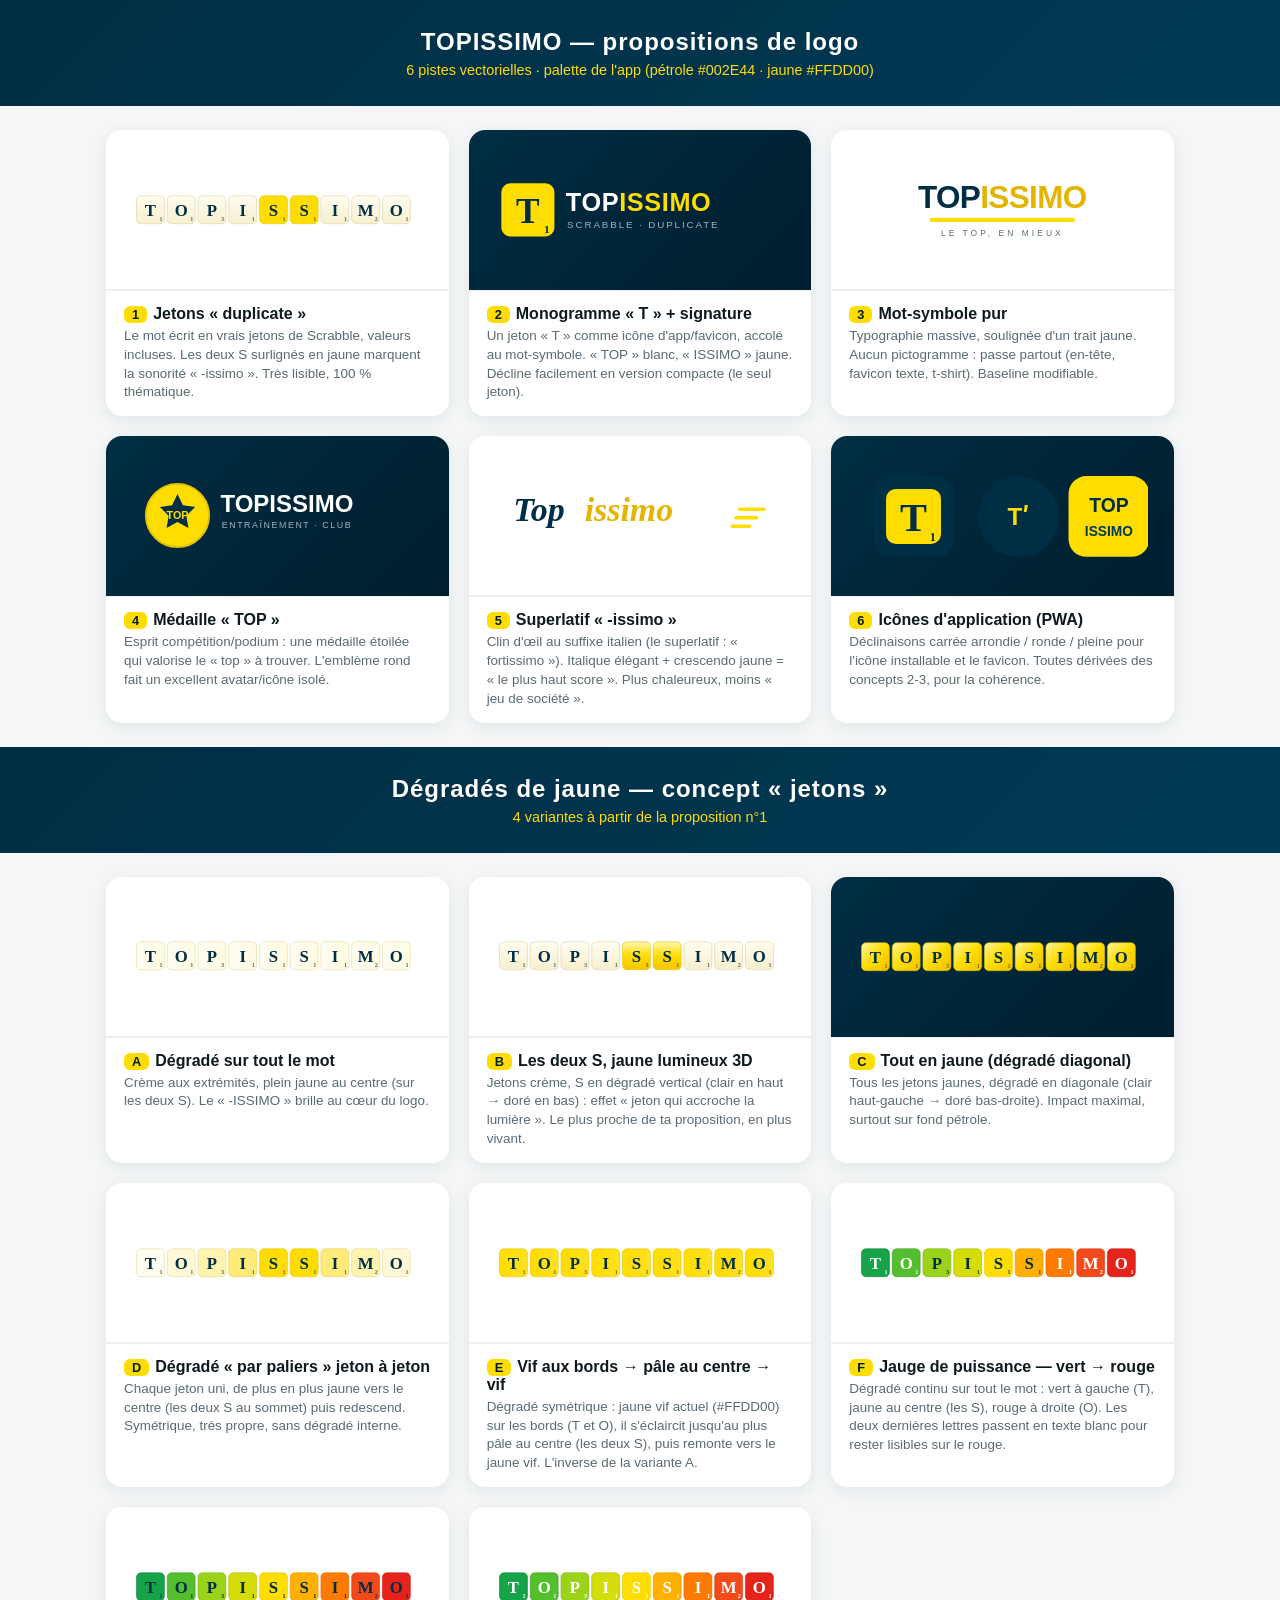
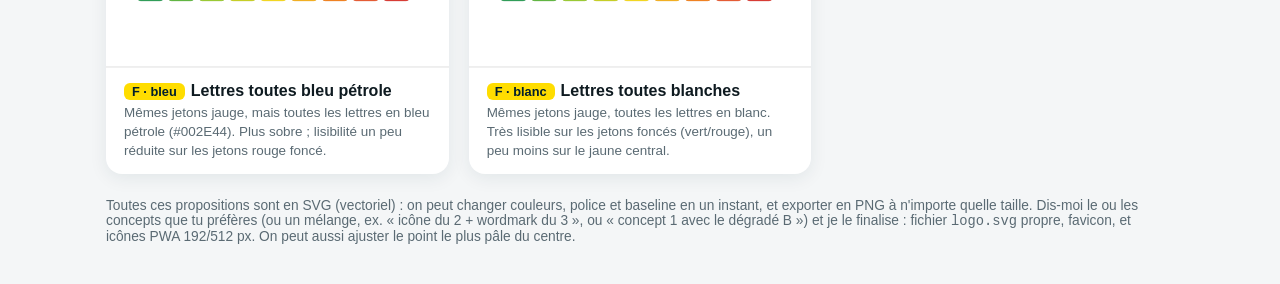
<file: topissimo/logo-propositions.html>
<!doctype html>
<html lang="fr">
<head>
<meta charset="utf-8">
<meta name="viewport" content="width=device-width,initial-scale=1">
<title>TOPISSIMO — propositions de logo</title>
<style>
  :root{
    --petrol:#002E44; --petrol-2:#003a55; --petrol-dark:#001E2D;
    --yellow:#FFDD00; --yellow-2:#ffe640; --ink:#0e1a20; --ink-soft:#5a6a73;
  }
  *{box-sizing:border-box}
  body{margin:0;font-family:-apple-system,BlinkMacSystemFont,"Segoe UI",Roboto,sans-serif;
       color:var(--ink);background:#f4f6f7}
  header{background:linear-gradient(135deg,var(--petrol),var(--petrol-2));color:#fff;
         padding:28px 20px;text-align:center}
  header h1{margin:0;font-size:1.5rem;letter-spacing:.04em}
  header p{margin:6px 0 0;color:var(--yellow);font-size:.9rem}
  .grid{max-width:1100px;margin:24px auto;padding:0 16px;
        display:grid;grid-template-columns:repeat(auto-fill,minmax(330px,1fr));gap:20px}
  .card{background:#fff;border-radius:16px;box-shadow:0 4px 18px rgba(0,46,68,.08);
        overflow:hidden;display:flex;flex-direction:column}
  .stage{padding:26px;display:flex;align-items:center;justify-content:center;min-height:160px}
  .stage.dark{background:linear-gradient(135deg,var(--petrol),var(--petrol-dark))}
  .stage.light{background:#fff;border-bottom:1px solid #eee}
  .meta{padding:14px 18px;border-top:1px solid #f0f0f0}
  .meta h3{margin:0 0 4px;font-size:1rem}
  .meta p{margin:0;color:var(--ink-soft);font-size:.84rem;line-height:1.4}
  .num{display:inline-block;background:var(--yellow);color:var(--petrol-dark);
       font-weight:800;border-radius:6px;padding:1px 8px;margin-right:6px;font-size:.8rem}
  .pair{display:flex;flex-direction:column}
  .note{max-width:1100px;margin:0 auto 40px;padding:0 16px;color:var(--ink-soft);font-size:.86rem}
  svg{max-width:100%;height:auto}
</style>
</head>
<body>
<header>
  <h1>TOPISSIMO — propositions de logo</h1>
  <p>6 pistes vectorielles · palette de l'app (pétrole #002E44 · jaune #FFDD00)</p>
</header>

<div class="grid">

  <!-- 1. Jetons Scrabble -->
  <div class="card"><div class="pair">
    <div class="stage light">
      <svg viewBox="0 0 520 110" width="480" role="img" aria-label="TOPISSIMO en jetons">
        <defs>
          <linearGradient id="tile" x1="0" y1="0" x2="0" y2="1">
            <stop offset="0" stop-color="#fffdf0"/><stop offset="1" stop-color="#f6efcf"/>
          </linearGradient>
        </defs>
        <g font-family="Georgia,'Times New Roman',serif" font-weight="700">
          <!-- 9 jetons : T O P I S S I M O -->
          <g>
            <!-- génère via copie : chaque jeton 50x50, gap 5 -->
          </g>
          <!-- jeton template -->
          <g transform="translate(8,30)">
            <rect width="50" height="50" rx="8" fill="url(#tile)" stroke="#d8cf9a"/>
            <text x="25" y="36" text-anchor="middle" font-size="30" fill="#002E44">T</text>
            <text x="44" y="46" text-anchor="middle" font-size="11" fill="#5a6a73">1</text>
          </g>
          <g transform="translate(63,30)">
            <rect width="50" height="50" rx="8" fill="url(#tile)" stroke="#d8cf9a"/>
            <text x="25" y="36" text-anchor="middle" font-size="30" fill="#002E44">O</text>
            <text x="44" y="46" text-anchor="middle" font-size="11" fill="#5a6a73">1</text>
          </g>
          <g transform="translate(118,30)">
            <rect width="50" height="50" rx="8" fill="url(#tile)" stroke="#d8cf9a"/>
            <text x="25" y="36" text-anchor="middle" font-size="30" fill="#002E44">P</text>
            <text x="44" y="46" text-anchor="middle" font-size="11" fill="#5a6a73">3</text>
          </g>
          <g transform="translate(173,30)">
            <rect width="50" height="50" rx="8" fill="url(#tile)" stroke="#d8cf9a"/>
            <text x="25" y="36" text-anchor="middle" font-size="30" fill="#002E44">I</text>
            <text x="44" y="46" text-anchor="middle" font-size="11" fill="#5a6a73">1</text>
          </g>
          <g transform="translate(228,30)">
            <rect width="50" height="50" rx="8" fill="#FFDD00" stroke="#e3c200"/>
            <text x="25" y="36" text-anchor="middle" font-size="30" fill="#002E44">S</text>
            <text x="44" y="46" text-anchor="middle" font-size="11" fill="#7a6a00">1</text>
          </g>
          <g transform="translate(283,30)">
            <rect width="50" height="50" rx="8" fill="#FFDD00" stroke="#e3c200"/>
            <text x="25" y="36" text-anchor="middle" font-size="30" fill="#002E44">S</text>
            <text x="44" y="46" text-anchor="middle" font-size="11" fill="#7a6a00">1</text>
          </g>
          <g transform="translate(338,30)">
            <rect width="50" height="50" rx="8" fill="url(#tile)" stroke="#d8cf9a"/>
            <text x="25" y="36" text-anchor="middle" font-size="30" fill="#002E44">I</text>
            <text x="44" y="46" text-anchor="middle" font-size="11" fill="#5a6a73">1</text>
          </g>
          <g transform="translate(393,30)">
            <rect width="50" height="50" rx="8" fill="url(#tile)" stroke="#d8cf9a"/>
            <text x="25" y="36" text-anchor="middle" font-size="30" fill="#002E44">M</text>
            <text x="44" y="46" text-anchor="middle" font-size="11" fill="#5a6a73">2</text>
          </g>
          <g transform="translate(448,30)">
            <rect width="50" height="50" rx="8" fill="url(#tile)" stroke="#d8cf9a"/>
            <text x="25" y="36" text-anchor="middle" font-size="30" fill="#002E44">O</text>
            <text x="44" y="46" text-anchor="middle" font-size="11" fill="#5a6a73">1</text>
          </g>
        </g>
      </svg>
    </div>
    <div class="meta"><h3><span class="num">1</span>Jetons « duplicate »</h3>
      <p>Le mot écrit en vrais jetons de Scrabble, valeurs incluses. Les deux S surlignés en jaune marquent la sonorité « -issimo ». Très lisible, 100 % thématique.</p></div>
  </div></div>

  <!-- 2. Monogramme jeton T + wordmark -->
  <div class="card"><div class="pair">
    <div class="stage dark">
      <svg viewBox="0 0 460 120" width="430" role="img" aria-label="Jeton T + Topissimo">
        <g transform="translate(10,18)">
          <rect width="84" height="84" rx="14" fill="#FFDD00"/>
          <text x="42" y="62" text-anchor="middle" font-family="Georgia,serif" font-weight="800"
                font-size="56" fill="#002E44">T</text>
          <text x="72" y="78" text-anchor="middle" font-size="18" font-family="Georgia,serif"
                font-weight="700" fill="#002E44">1</text>
        </g>
        <text x="112" y="62" font-family="'Segoe UI',Helvetica,Arial,sans-serif" font-weight="800"
              font-size="40" letter-spacing="1" fill="#fff">TOP<tspan fill="#FFDD00">ISSIMO</tspan></text>
        <text x="114" y="88" font-family="'Segoe UI',sans-serif" font-size="15.5"
              letter-spacing="3" fill="#9fb4c0">SCRABBLE · DUPLICATE</text>
      </svg>
    </div>
    <div class="meta"><h3><span class="num">2</span>Monogramme « T » + signature</h3>
      <p>Un jeton « T » comme icône d'app/favicon, accolé au mot-symbole. « TOP » blanc, « ISSIMO » jaune. Décline facilement en version compacte (le seul jeton).</p></div>
  </div></div>

  <!-- 3. Wordmark typographique -->
  <div class="card"><div class="pair">
    <div class="stage light">
      <svg viewBox="0 0 480 120" width="440" role="img" aria-label="Wordmark Topissimo">
        <text x="240" y="58" text-anchor="middle" font-family="'Arial Black','Segoe UI',sans-serif"
              font-weight="900" font-size="52" letter-spacing="-1" fill="#002E44">TOP<tspan fill="#e3b400">ISSIMO</tspan></text>
        <rect x="120" y="74" width="240" height="7" rx="3.5" fill="#FFDD00"/>
        <text x="240" y="104" text-anchor="middle" font-family="'Segoe UI',sans-serif"
              font-size="14" letter-spacing="5" fill="#5a6a73">LE TOP, EN MIEUX</text>
      </svg>
    </div>
    <div class="meta"><h3><span class="num">3</span>Mot-symbole pur</h3>
      <p>Typographie massive, soulignée d'un trait jaune. Aucun pictogramme : passe partout (en-tête, favicon texte, t-shirt). Baseline modifiable.</p></div>
  </div></div>

  <!-- 4. Badge médaille / étoile TOP -->
  <div class="card"><div class="pair">
    <div class="stage dark">
      <svg viewBox="0 0 460 130" width="420" role="img" aria-label="Badge Topissimo">
        <g transform="translate(20,12)">
          <circle cx="52" cy="52" r="50" fill="#FFDD00"/>
          <circle cx="52" cy="52" r="50" fill="none" stroke="#e3c200" stroke-width="3"/>
          <!-- étoile -->
          <path d="M52 18 l8.5 17.7 19.5 2.8 -14 13.8 3.3 19.4 -17.3 -9.2 -17.3 9.2 3.3 -19.4 -14 -13.8 19.5 -2.8z"
                fill="#002E44"/>
          <text x="52" y="58" text-anchor="middle" font-family="'Arial Black',sans-serif"
                font-weight="900" font-size="17" fill="#FFDD00">TOP</text>
        </g>
        <text x="140" y="58" font-family="'Segoe UI',sans-serif" font-weight="800"
              font-size="38" fill="#fff">TOPISSIMO</text>
        <text x="142" y="84" font-family="'Segoe UI',sans-serif" font-size="14"
              letter-spacing="2.5" fill="#9fb4c0">ENTRAÎNEMENT · CLUB</text>
      </svg>
    </div>
    <div class="meta"><h3><span class="num">4</span>Médaille « TOP »</h3>
      <p>Esprit compétition/podium : une médaille étoilée qui valorise le « top » à trouver. L'emblème rond fait un excellent avatar/icône isolé.</p></div>
  </div></div>

  <!-- 5. Italianisant / superlatif dynamique -->
  <div class="card"><div class="pair">
    <div class="stage light">
      <svg viewBox="0 0 480 120" width="440" role="img" aria-label="Topissimo italique">
        <g font-family="Georgia,serif" font-style="italic" font-weight="800">
          <text x="30" y="70" font-size="56" fill="#002E44">Top</text>
          <text x="148" y="70" font-size="56" fill="#e3b400">issimo</text>
        </g>
        <!-- accent dynamique : trois traits montants comme un crescendo -->
        <g fill="none" stroke="#FFDD00" stroke-width="6" stroke-linecap="round">
          <path d="M392 78 L420 78"/><path d="M398 64 L432 64"/><path d="M404 50 L444 50"/>
        </g>
      </svg>
    </div>
    <div class="meta"><h3><span class="num">5</span>Superlatif « -issimo »</h3>
      <p>Clin d'œil au suffixe italien (le superlatif : « fortissimo »). Italique élégant + crescendo jaune = « le plus haut score ». Plus chaleureux, moins « jeu de société ».</p></div>
  </div></div>

  <!-- 6. App icon compacte -->
  <div class="card"><div class="pair">
    <div class="stage dark">
      <svg viewBox="0 0 360 130" width="340" role="img" aria-label="Icônes app">
        <!-- icône carrée arrondie -->
        <g transform="translate(20,15)">
          <rect width="100" height="100" rx="22" fill="#002E44"/>
          <rect x="16" y="16" width="68" height="68" rx="12" fill="#FFDD00"/>
          <text x="50" y="68" text-anchor="middle" font-family="Georgia,serif" font-weight="800"
                font-size="50" fill="#002E44">T</text>
          <text x="74" y="80" text-anchor="middle" font-family="Georgia,serif" font-weight="700"
                font-size="15" fill="#002E44">1</text>
        </g>
        <!-- variante ronde -->
        <g transform="translate(150,15)">
          <circle cx="50" cy="50" r="50" fill="#002E44"/>
          <text x="50" y="60" text-anchor="middle" font-family="'Arial Black',sans-serif"
                font-weight="900" font-size="30" fill="#FFDD00">Tʹ</text>
        </g>
        <!-- variante texte mini -->
        <g transform="translate(262,15)">
          <rect width="100" height="100" rx="22" fill="#FFDD00"/>
          <text x="50" y="44" text-anchor="middle" font-family="'Arial Black',sans-serif"
                font-weight="900" font-size="24" fill="#002E44">TOP</text>
          <text x="50" y="74" text-anchor="middle" font-family="'Arial Black',sans-serif"
                font-weight="900" font-size="17" fill="#003a55">ISSIMO</text>
        </g>
      </svg>
    </div>
    <div class="meta"><h3><span class="num">6</span>Icônes d'application (PWA)</h3>
      <p>Déclinaisons carrée arrondie / ronde / pleine pour l'icône installable et le favicon. Toutes dérivées des concepts 2-3, pour la cohérence.</p></div>
  </div></div>

</div>

<header style="margin-top:8px"><h1>Dégradés de jaune — concept « jetons »</h1>
  <p>4 variantes à partir de la proposition n°1</p></header>

<div class="grid">

  <!-- A : dégradé horizontal sur tout le mot -->
  <div class="card"><div class="pair">
    <div class="stage light">
      <svg viewBox="0 0 520 110" width="480" aria-label="Dégradé horizontal">
        <defs><linearGradient id="gradA" gradientUnits="userSpaceOnUse" x1="8" y1="0" x2="498" y2="0">
          <stop offset="0" stop-color="#fffdf0"/><stop offset="0.45" stop-color="#fff3a8"/>
          <stop offset="0.62" stop-color="#FFDD00"/><stop offset="0.8" stop-color="#fff3a8"/>
          <stop offset="1" stop-color="#fffdf0"/></linearGradient></defs>
        <g font-family="Georgia,'Times New Roman',serif" font-weight="700">
          <g transform="translate(8,30)"><rect width="50" height="50" rx="8" fill="url(#gradA)" stroke="#e3d79a"/><text x="25" y="36" text-anchor="middle" font-size="30" fill="#002E44">T</text><text x="44" y="46" text-anchor="middle" font-size="11" fill="#6b6340">1</text></g>
          <g transform="translate(63,30)"><rect width="50" height="50" rx="8" fill="url(#gradA)" stroke="#e3d79a"/><text x="25" y="36" text-anchor="middle" font-size="30" fill="#002E44">O</text><text x="44" y="46" text-anchor="middle" font-size="11" fill="#6b6340">1</text></g>
          <g transform="translate(118,30)"><rect width="50" height="50" rx="8" fill="url(#gradA)" stroke="#e3d79a"/><text x="25" y="36" text-anchor="middle" font-size="30" fill="#002E44">P</text><text x="44" y="46" text-anchor="middle" font-size="11" fill="#6b6340">3</text></g>
          <g transform="translate(173,30)"><rect width="50" height="50" rx="8" fill="url(#gradA)" stroke="#e3d79a"/><text x="25" y="36" text-anchor="middle" font-size="30" fill="#002E44">I</text><text x="44" y="46" text-anchor="middle" font-size="11" fill="#6b6340">1</text></g>
          <g transform="translate(228,30)"><rect width="50" height="50" rx="8" fill="url(#gradA)" stroke="#e3d79a"/><text x="25" y="36" text-anchor="middle" font-size="30" fill="#002E44">S</text><text x="44" y="46" text-anchor="middle" font-size="11" fill="#6b6340">1</text></g>
          <g transform="translate(283,30)"><rect width="50" height="50" rx="8" fill="url(#gradA)" stroke="#e3d79a"/><text x="25" y="36" text-anchor="middle" font-size="30" fill="#002E44">S</text><text x="44" y="46" text-anchor="middle" font-size="11" fill="#6b6340">1</text></g>
          <g transform="translate(338,30)"><rect width="50" height="50" rx="8" fill="url(#gradA)" stroke="#e3d79a"/><text x="25" y="36" text-anchor="middle" font-size="30" fill="#002E44">I</text><text x="44" y="46" text-anchor="middle" font-size="11" fill="#6b6340">1</text></g>
          <g transform="translate(393,30)"><rect width="50" height="50" rx="8" fill="url(#gradA)" stroke="#e3d79a"/><text x="25" y="36" text-anchor="middle" font-size="30" fill="#002E44">M</text><text x="44" y="46" text-anchor="middle" font-size="11" fill="#6b6340">2</text></g>
          <g transform="translate(448,30)"><rect width="50" height="50" rx="8" fill="url(#gradA)" stroke="#e3d79a"/><text x="25" y="36" text-anchor="middle" font-size="30" fill="#002E44">O</text><text x="44" y="46" text-anchor="middle" font-size="11" fill="#6b6340">1</text></g>
        </g>
      </svg>
    </div>
    <div class="meta"><h3><span class="num">A</span>Dégradé sur tout le mot</h3>
      <p>Crème aux extrémités, plein jaune au centre (sur les deux S). Le « -ISSIMO » brille au cœur du logo.</p></div>
  </div></div>

  <!-- B : les 2 S en dégradé vertical lumineux -->
  <div class="card"><div class="pair">
    <div class="stage light">
      <svg viewBox="0 0 520 110" width="480" aria-label="S en dégradé vertical">
        <defs>
          <linearGradient id="tileB" x1="0" y1="0" x2="0" y2="1"><stop offset="0" stop-color="#fffdf0"/><stop offset="1" stop-color="#f6efcf"/></linearGradient>
          <linearGradient id="gradB" x1="0" y1="0" x2="0" y2="1"><stop offset="0" stop-color="#fff7b0"/><stop offset="0.5" stop-color="#FFDD00"/><stop offset="1" stop-color="#f6c400"/></linearGradient>
        </defs>
        <g font-family="Georgia,'Times New Roman',serif" font-weight="700">
          <g transform="translate(8,30)"><rect width="50" height="50" rx="8" fill="url(#tileB)" stroke="#d8cf9a"/><text x="25" y="36" text-anchor="middle" font-size="30" fill="#002E44">T</text><text x="44" y="46" text-anchor="middle" font-size="11" fill="#5a6a73">1</text></g>
          <g transform="translate(63,30)"><rect width="50" height="50" rx="8" fill="url(#tileB)" stroke="#d8cf9a"/><text x="25" y="36" text-anchor="middle" font-size="30" fill="#002E44">O</text><text x="44" y="46" text-anchor="middle" font-size="11" fill="#5a6a73">1</text></g>
          <g transform="translate(118,30)"><rect width="50" height="50" rx="8" fill="url(#tileB)" stroke="#d8cf9a"/><text x="25" y="36" text-anchor="middle" font-size="30" fill="#002E44">P</text><text x="44" y="46" text-anchor="middle" font-size="11" fill="#5a6a73">3</text></g>
          <g transform="translate(173,30)"><rect width="50" height="50" rx="8" fill="url(#tileB)" stroke="#d8cf9a"/><text x="25" y="36" text-anchor="middle" font-size="30" fill="#002E44">I</text><text x="44" y="46" text-anchor="middle" font-size="11" fill="#5a6a73">1</text></g>
          <g transform="translate(228,30)"><rect width="50" height="50" rx="8" fill="url(#gradB)" stroke="#e3c200"/><text x="25" y="36" text-anchor="middle" font-size="30" fill="#002E44">S</text><text x="44" y="46" text-anchor="middle" font-size="11" fill="#7a6a00">1</text></g>
          <g transform="translate(283,30)"><rect width="50" height="50" rx="8" fill="url(#gradB)" stroke="#e3c200"/><text x="25" y="36" text-anchor="middle" font-size="30" fill="#002E44">S</text><text x="44" y="46" text-anchor="middle" font-size="11" fill="#7a6a00">1</text></g>
          <g transform="translate(338,30)"><rect width="50" height="50" rx="8" fill="url(#tileB)" stroke="#d8cf9a"/><text x="25" y="36" text-anchor="middle" font-size="30" fill="#002E44">I</text><text x="44" y="46" text-anchor="middle" font-size="11" fill="#5a6a73">1</text></g>
          <g transform="translate(393,30)"><rect width="50" height="50" rx="8" fill="url(#tileB)" stroke="#d8cf9a"/><text x="25" y="36" text-anchor="middle" font-size="30" fill="#002E44">M</text><text x="44" y="46" text-anchor="middle" font-size="11" fill="#5a6a73">2</text></g>
          <g transform="translate(448,30)"><rect width="50" height="50" rx="8" fill="url(#tileB)" stroke="#d8cf9a"/><text x="25" y="36" text-anchor="middle" font-size="30" fill="#002E44">O</text><text x="44" y="46" text-anchor="middle" font-size="11" fill="#5a6a73">1</text></g>
        </g>
      </svg>
    </div>
    <div class="meta"><h3><span class="num">B</span>Les deux S, jaune lumineux 3D</h3>
      <p>Jetons crème, S en dégradé vertical (clair en haut → doré en bas) : effet « jeton qui accroche la lumière ». Le plus proche de ta proposition, en plus vivant.</p></div>
  </div></div>

  <!-- C : tous les jetons jaunes, dégradé diagonal -->
  <div class="card"><div class="pair">
    <div class="stage dark">
      <svg viewBox="0 0 520 110" width="480" aria-label="Tout jaune dégradé diagonal">
        <defs><linearGradient id="gradC" x1="0" y1="0" x2="1" y2="1">
          <stop offset="0" stop-color="#fff3a0"/><stop offset="0.5" stop-color="#FFDD00"/><stop offset="1" stop-color="#f0c000"/></linearGradient></defs>
        <g font-family="Georgia,'Times New Roman',serif" font-weight="700">
          <g transform="translate(8,30)"><rect width="50" height="50" rx="8" fill="url(#gradC)" stroke="#e3c200"/><text x="25" y="36" text-anchor="middle" font-size="30" fill="#002E44">T</text><text x="44" y="46" text-anchor="middle" font-size="11" fill="#7a6a00">1</text></g>
          <g transform="translate(63,30)"><rect width="50" height="50" rx="8" fill="url(#gradC)" stroke="#e3c200"/><text x="25" y="36" text-anchor="middle" font-size="30" fill="#002E44">O</text><text x="44" y="46" text-anchor="middle" font-size="11" fill="#7a6a00">1</text></g>
          <g transform="translate(118,30)"><rect width="50" height="50" rx="8" fill="url(#gradC)" stroke="#e3c200"/><text x="25" y="36" text-anchor="middle" font-size="30" fill="#002E44">P</text><text x="44" y="46" text-anchor="middle" font-size="11" fill="#7a6a00">3</text></g>
          <g transform="translate(173,30)"><rect width="50" height="50" rx="8" fill="url(#gradC)" stroke="#e3c200"/><text x="25" y="36" text-anchor="middle" font-size="30" fill="#002E44">I</text><text x="44" y="46" text-anchor="middle" font-size="11" fill="#7a6a00">1</text></g>
          <g transform="translate(228,30)"><rect width="50" height="50" rx="8" fill="url(#gradC)" stroke="#e3c200"/><text x="25" y="36" text-anchor="middle" font-size="30" fill="#002E44">S</text><text x="44" y="46" text-anchor="middle" font-size="11" fill="#7a6a00">1</text></g>
          <g transform="translate(283,30)"><rect width="50" height="50" rx="8" fill="url(#gradC)" stroke="#e3c200"/><text x="25" y="36" text-anchor="middle" font-size="30" fill="#002E44">S</text><text x="44" y="46" text-anchor="middle" font-size="11" fill="#7a6a00">1</text></g>
          <g transform="translate(338,30)"><rect width="50" height="50" rx="8" fill="url(#gradC)" stroke="#e3c200"/><text x="25" y="36" text-anchor="middle" font-size="30" fill="#002E44">I</text><text x="44" y="46" text-anchor="middle" font-size="11" fill="#7a6a00">1</text></g>
          <g transform="translate(393,30)"><rect width="50" height="50" rx="8" fill="url(#gradC)" stroke="#e3c200"/><text x="25" y="36" text-anchor="middle" font-size="30" fill="#002E44">M</text><text x="44" y="46" text-anchor="middle" font-size="11" fill="#7a6a00">2</text></g>
          <g transform="translate(448,30)"><rect width="50" height="50" rx="8" fill="url(#gradC)" stroke="#e3c200"/><text x="25" y="36" text-anchor="middle" font-size="30" fill="#002E44">O</text><text x="44" y="46" text-anchor="middle" font-size="11" fill="#7a6a00">1</text></g>
        </g>
      </svg>
    </div>
    <div class="meta"><h3><span class="num">C</span>Tout en jaune (dégradé diagonal)</h3>
      <p>Tous les jetons jaunes, dégradé en diagonale (clair haut-gauche → doré bas-droite). Impact maximal, surtout sur fond pétrole.</p></div>
  </div></div>

  <!-- D : dégradé par paliers jeton à jeton -->
  <div class="card"><div class="pair">
    <div class="stage light">
      <svg viewBox="0 0 520 110" width="480" aria-label="Dégradé progressif par jeton">
        <g font-family="Georgia,'Times New Roman',serif" font-weight="700">
          <g transform="translate(8,30)"><rect width="50" height="50" rx="8" fill="#fffdf0" stroke="#e3d79a"/><text x="25" y="36" text-anchor="middle" font-size="30" fill="#002E44">T</text><text x="44" y="46" text-anchor="middle" font-size="11" fill="#6b6340">1</text></g>
          <g transform="translate(63,30)"><rect width="50" height="50" rx="8" fill="#fff8d6" stroke="#e3d79a"/><text x="25" y="36" text-anchor="middle" font-size="30" fill="#002E44">O</text><text x="44" y="46" text-anchor="middle" font-size="11" fill="#6b6340">1</text></g>
          <g transform="translate(118,30)"><rect width="50" height="50" rx="8" fill="#fff3b0" stroke="#e3d28a"/><text x="25" y="36" text-anchor="middle" font-size="30" fill="#002E44">P</text><text x="44" y="46" text-anchor="middle" font-size="11" fill="#6b6340">3</text></g>
          <g transform="translate(173,30)"><rect width="50" height="50" rx="8" fill="#ffec78" stroke="#e3c85a"/><text x="25" y="36" text-anchor="middle" font-size="30" fill="#002E44">I</text><text x="44" y="46" text-anchor="middle" font-size="11" fill="#6b6340">1</text></g>
          <g transform="translate(228,30)"><rect width="50" height="50" rx="8" fill="#FFDD00" stroke="#e3c200"/><text x="25" y="36" text-anchor="middle" font-size="30" fill="#002E44">S</text><text x="44" y="46" text-anchor="middle" font-size="11" fill="#7a6a00">1</text></g>
          <g transform="translate(283,30)"><rect width="50" height="50" rx="8" fill="#FFDD00" stroke="#e3c200"/><text x="25" y="36" text-anchor="middle" font-size="30" fill="#002E44">S</text><text x="44" y="46" text-anchor="middle" font-size="11" fill="#7a6a00">1</text></g>
          <g transform="translate(338,30)"><rect width="50" height="50" rx="8" fill="#ffec78" stroke="#e3c85a"/><text x="25" y="36" text-anchor="middle" font-size="30" fill="#002E44">I</text><text x="44" y="46" text-anchor="middle" font-size="11" fill="#6b6340">1</text></g>
          <g transform="translate(393,30)"><rect width="50" height="50" rx="8" fill="#fff3b0" stroke="#e3d28a"/><text x="25" y="36" text-anchor="middle" font-size="30" fill="#002E44">M</text><text x="44" y="46" text-anchor="middle" font-size="11" fill="#6b6340">2</text></g>
          <g transform="translate(448,30)"><rect width="50" height="50" rx="8" fill="#fff8d6" stroke="#e3d79a"/><text x="25" y="36" text-anchor="middle" font-size="30" fill="#002E44">O</text><text x="44" y="46" text-anchor="middle" font-size="11" fill="#6b6340">1</text></g>
        </g>
      </svg>
    </div>
    <div class="meta"><h3><span class="num">D</span>Dégradé « par paliers » jeton à jeton</h3>
      <p>Chaque jeton uni, de plus en plus jaune vers le centre (les deux S au sommet) puis redescend. Symétrique, très propre, sans dégradé interne.</p></div>
  </div></div>

  <!-- E : dégradé symétrique jaune vif (bords) → pâle (centre) → jaune vif -->
  <div class="card"><div class="pair">
    <div class="stage light">
      <svg viewBox="0 0 520 110" width="480" aria-label="Dégradé vif vers pâle au centre">
        <defs><linearGradient id="gradE" gradientUnits="userSpaceOnUse" x1="8" y1="0" x2="498" y2="0">
          <stop offset="0" stop-color="#FFDD00"/>
          <stop offset="0.5" stop-color="#fff8cc"/>
          <stop offset="1" stop-color="#FFDD00"/></linearGradient></defs>
        <g font-family="Georgia,'Times New Roman',serif" font-weight="700">
          <g transform="translate(8,30)"><rect width="50" height="50" rx="8" fill="url(#gradE)" stroke="#e3c200"/><text x="25" y="36" text-anchor="middle" font-size="30" fill="#002E44">T</text><text x="44" y="46" text-anchor="middle" font-size="11" fill="#7a6a00">1</text></g>
          <g transform="translate(63,30)"><rect width="50" height="50" rx="8" fill="url(#gradE)" stroke="#e3c200"/><text x="25" y="36" text-anchor="middle" font-size="30" fill="#002E44">O</text><text x="44" y="46" text-anchor="middle" font-size="11" fill="#7a6a00">1</text></g>
          <g transform="translate(118,30)"><rect width="50" height="50" rx="8" fill="url(#gradE)" stroke="#e3c200"/><text x="25" y="36" text-anchor="middle" font-size="30" fill="#002E44">P</text><text x="44" y="46" text-anchor="middle" font-size="11" fill="#7a6a00">3</text></g>
          <g transform="translate(173,30)"><rect width="50" height="50" rx="8" fill="url(#gradE)" stroke="#e3c200"/><text x="25" y="36" text-anchor="middle" font-size="30" fill="#002E44">I</text><text x="44" y="46" text-anchor="middle" font-size="11" fill="#7a6a00">1</text></g>
          <g transform="translate(228,30)"><rect width="50" height="50" rx="8" fill="url(#gradE)" stroke="#e3c200"/><text x="25" y="36" text-anchor="middle" font-size="30" fill="#002E44">S</text><text x="44" y="46" text-anchor="middle" font-size="11" fill="#7a6a00">1</text></g>
          <g transform="translate(283,30)"><rect width="50" height="50" rx="8" fill="url(#gradE)" stroke="#e3c200"/><text x="25" y="36" text-anchor="middle" font-size="30" fill="#002E44">S</text><text x="44" y="46" text-anchor="middle" font-size="11" fill="#7a6a00">1</text></g>
          <g transform="translate(338,30)"><rect width="50" height="50" rx="8" fill="url(#gradE)" stroke="#e3c200"/><text x="25" y="36" text-anchor="middle" font-size="30" fill="#002E44">I</text><text x="44" y="46" text-anchor="middle" font-size="11" fill="#7a6a00">1</text></g>
          <g transform="translate(393,30)"><rect width="50" height="50" rx="8" fill="url(#gradE)" stroke="#e3c200"/><text x="25" y="36" text-anchor="middle" font-size="30" fill="#002E44">M</text><text x="44" y="46" text-anchor="middle" font-size="11" fill="#7a6a00">2</text></g>
          <g transform="translate(448,30)"><rect width="50" height="50" rx="8" fill="url(#gradE)" stroke="#e3c200"/><text x="25" y="36" text-anchor="middle" font-size="30" fill="#002E44">O</text><text x="44" y="46" text-anchor="middle" font-size="11" fill="#7a6a00">1</text></g>
        </g>
      </svg>
    </div>
    <div class="meta"><h3><span class="num">E</span>Vif aux bords → pâle au centre → vif</h3>
      <p>Dégradé symétrique : jaune vif actuel (#FFDD00) sur les bords (T et O), il s'éclaircit jusqu'au plus pâle au centre (les deux S), puis remonte vers le jaune vif. L'inverse de la variante A.</p></div>
  </div></div>

  <!-- F : jauge de puissance vert → jaune → rouge sur tout le logo -->
  <div class="card"><div class="pair">
    <div class="stage light">
      <svg viewBox="0 0 520 110" width="480" aria-label="Jauge vert vers rouge">
        <g font-family="Georgia,'Times New Roman',serif" font-weight="700">
          <g transform="translate(8,30)"><rect width="50" height="50" rx="8" fill="#16a34a" stroke="#0e7a37"/><text x="25" y="36" text-anchor="middle" font-size="30" fill="#fff">T</text><text x="44" y="46" text-anchor="middle" font-size="11" fill="#eaffea">1</text></g>
          <g transform="translate(63,30)"><rect width="50" height="50" rx="8" fill="#54bf2e" stroke="#3d9620"/><text x="25" y="36" text-anchor="middle" font-size="30" fill="#fff">O</text><text x="44" y="46" text-anchor="middle" font-size="11" fill="#eaffea">1</text></g>
          <g transform="translate(118,30)"><rect width="50" height="50" rx="8" fill="#9bd31a" stroke="#7aae12"/><text x="25" y="36" text-anchor="middle" font-size="30" fill="#002E44">P</text><text x="44" y="46" text-anchor="middle" font-size="11" fill="#1f3a00">3</text></g>
          <g transform="translate(173,30)"><rect width="50" height="50" rx="8" fill="#d4dd0a" stroke="#aab300"/><text x="25" y="36" text-anchor="middle" font-size="30" fill="#002E44">I</text><text x="44" y="46" text-anchor="middle" font-size="11" fill="#3a3a00">1</text></g>
          <g transform="translate(228,30)"><rect width="50" height="50" rx="8" fill="#FFDD00" stroke="#e3c200"/><text x="25" y="36" text-anchor="middle" font-size="30" fill="#002E44">S</text><text x="44" y="46" text-anchor="middle" font-size="11" fill="#3a3416">1</text></g>
          <g transform="translate(283,30)"><rect width="50" height="50" rx="8" fill="#ffb000" stroke="#e09600"/><text x="25" y="36" text-anchor="middle" font-size="30" fill="#002E44">S</text><text x="44" y="46" text-anchor="middle" font-size="11" fill="#3a2a00">1</text></g>
          <g transform="translate(338,30)"><rect width="50" height="50" rx="8" fill="#ff7a00" stroke="#db6500"/><text x="25" y="36" text-anchor="middle" font-size="30" fill="#fff">I</text><text x="44" y="46" text-anchor="middle" font-size="11" fill="#fff">1</text></g>
          <g transform="translate(393,30)"><rect width="50" height="50" rx="8" fill="#f24a1a" stroke="#cf3c12"/><text x="25" y="36" text-anchor="middle" font-size="30" fill="#fff">M</text><text x="44" y="46" text-anchor="middle" font-size="11" fill="#fff">2</text></g>
          <g transform="translate(448,30)"><rect width="50" height="50" rx="8" fill="#e5231b" stroke="#bf1812"/><text x="25" y="36" text-anchor="middle" font-size="30" fill="#fff">O</text><text x="44" y="46" text-anchor="middle" font-size="11" fill="#fff">1</text></g>
        </g>
      </svg>
    </div>
    <div class="meta"><h3><span class="num">F</span>Jauge de puissance — vert → rouge</h3>
      <p>Dégradé continu sur tout le mot : vert à gauche (T), jaune au centre (les S), rouge à droite (O). Les deux dernières lettres passent en texte blanc pour rester lisibles sur le rouge.</p></div>
  </div></div>

  <!-- F-bleu : jauge, lettres toutes bleu pétrole -->
  <div class="card"><div class="pair">
    <div class="stage light">
      <svg viewBox="0 0 520 110" width="480" aria-label="Jauge lettres bleues">
        <g font-family="Georgia,'Times New Roman',serif" font-weight="700" fill="#002E44">
          <g transform="translate(8,30)"><rect width="50" height="50" rx="8" fill="#16a34a" stroke="#0e7a37"/><text x="25" y="36" text-anchor="middle" font-size="30">T</text><text x="44" y="46" text-anchor="middle" font-size="11">1</text></g>
          <g transform="translate(63,30)"><rect width="50" height="50" rx="8" fill="#54bf2e" stroke="#3d9620"/><text x="25" y="36" text-anchor="middle" font-size="30">O</text><text x="44" y="46" text-anchor="middle" font-size="11">1</text></g>
          <g transform="translate(118,30)"><rect width="50" height="50" rx="8" fill="#9bd31a" stroke="#7aae12"/><text x="25" y="36" text-anchor="middle" font-size="30">P</text><text x="44" y="46" text-anchor="middle" font-size="11">3</text></g>
          <g transform="translate(173,30)"><rect width="50" height="50" rx="8" fill="#d4dd0a" stroke="#aab300"/><text x="25" y="36" text-anchor="middle" font-size="30">I</text><text x="44" y="46" text-anchor="middle" font-size="11">1</text></g>
          <g transform="translate(228,30)"><rect width="50" height="50" rx="8" fill="#FFDD00" stroke="#e3c200"/><text x="25" y="36" text-anchor="middle" font-size="30">S</text><text x="44" y="46" text-anchor="middle" font-size="11">1</text></g>
          <g transform="translate(283,30)"><rect width="50" height="50" rx="8" fill="#ffb000" stroke="#e09600"/><text x="25" y="36" text-anchor="middle" font-size="30">S</text><text x="44" y="46" text-anchor="middle" font-size="11">1</text></g>
          <g transform="translate(338,30)"><rect width="50" height="50" rx="8" fill="#ff7a00" stroke="#db6500"/><text x="25" y="36" text-anchor="middle" font-size="30">I</text><text x="44" y="46" text-anchor="middle" font-size="11">1</text></g>
          <g transform="translate(393,30)"><rect width="50" height="50" rx="8" fill="#f24a1a" stroke="#cf3c12"/><text x="25" y="36" text-anchor="middle" font-size="30">M</text><text x="44" y="46" text-anchor="middle" font-size="11">2</text></g>
          <g transform="translate(448,30)"><rect width="50" height="50" rx="8" fill="#e5231b" stroke="#bf1812"/><text x="25" y="36" text-anchor="middle" font-size="30">O</text><text x="44" y="46" text-anchor="middle" font-size="11">1</text></g>
        </g>
      </svg>
    </div>
    <div class="meta"><h3><span class="num">F · bleu</span>Lettres toutes bleu pétrole</h3>
      <p>Mêmes jetons jauge, mais toutes les lettres en bleu pétrole (#002E44). Plus sobre ; lisibilité un peu réduite sur les jetons rouge foncé.</p></div>
  </div></div>

  <!-- F-blanc : jauge, lettres toutes blanches -->
  <div class="card"><div class="pair">
    <div class="stage light">
      <svg viewBox="0 0 520 110" width="480" aria-label="Jauge lettres blanches">
        <g font-family="Georgia,'Times New Roman',serif" font-weight="700" fill="#fff">
          <g transform="translate(8,30)"><rect width="50" height="50" rx="8" fill="#16a34a" stroke="#0e7a37"/><text x="25" y="36" text-anchor="middle" font-size="30">T</text><text x="44" y="46" text-anchor="middle" font-size="11">1</text></g>
          <g transform="translate(63,30)"><rect width="50" height="50" rx="8" fill="#54bf2e" stroke="#3d9620"/><text x="25" y="36" text-anchor="middle" font-size="30">O</text><text x="44" y="46" text-anchor="middle" font-size="11">1</text></g>
          <g transform="translate(118,30)"><rect width="50" height="50" rx="8" fill="#9bd31a" stroke="#7aae12"/><text x="25" y="36" text-anchor="middle" font-size="30">P</text><text x="44" y="46" text-anchor="middle" font-size="11">3</text></g>
          <g transform="translate(173,30)"><rect width="50" height="50" rx="8" fill="#d4dd0a" stroke="#aab300"/><text x="25" y="36" text-anchor="middle" font-size="30">I</text><text x="44" y="46" text-anchor="middle" font-size="11">1</text></g>
          <g transform="translate(228,30)"><rect width="50" height="50" rx="8" fill="#FFDD00" stroke="#e3c200"/><text x="25" y="36" text-anchor="middle" font-size="30">S</text><text x="44" y="46" text-anchor="middle" font-size="11">1</text></g>
          <g transform="translate(283,30)"><rect width="50" height="50" rx="8" fill="#ffb000" stroke="#e09600"/><text x="25" y="36" text-anchor="middle" font-size="30">S</text><text x="44" y="46" text-anchor="middle" font-size="11">1</text></g>
          <g transform="translate(338,30)"><rect width="50" height="50" rx="8" fill="#ff7a00" stroke="#db6500"/><text x="25" y="36" text-anchor="middle" font-size="30">I</text><text x="44" y="46" text-anchor="middle" font-size="11">1</text></g>
          <g transform="translate(393,30)"><rect width="50" height="50" rx="8" fill="#f24a1a" stroke="#cf3c12"/><text x="25" y="36" text-anchor="middle" font-size="30">M</text><text x="44" y="46" text-anchor="middle" font-size="11">2</text></g>
          <g transform="translate(448,30)"><rect width="50" height="50" rx="8" fill="#e5231b" stroke="#bf1812"/><text x="25" y="36" text-anchor="middle" font-size="30">O</text><text x="44" y="46" text-anchor="middle" font-size="11">1</text></g>
        </g>
      </svg>
    </div>
    <div class="meta"><h3><span class="num">F · blanc</span>Lettres toutes blanches</h3>
      <p>Mêmes jetons jauge, toutes les lettres en blanc. Très lisible sur les jetons foncés (vert/rouge), un peu moins sur le jaune central.</p></div>
  </div></div>

</div>

<p class="note">Toutes ces propositions sont en SVG (vectoriel) : on peut changer couleurs, police et baseline en un instant, et exporter en PNG à n'importe quelle taille. Dis-moi le ou les concepts que tu préfères (ou un mélange, ex. « icône du 2 + wordmark du 3 », ou « concept 1 avec le dégradé B ») et je le finalise : fichier <code>logo.svg</code> propre, favicon, et icônes PWA 192/512 px. On peut aussi ajuster le point le plus pâle du centre.</p>

</body>
</html>
</file>
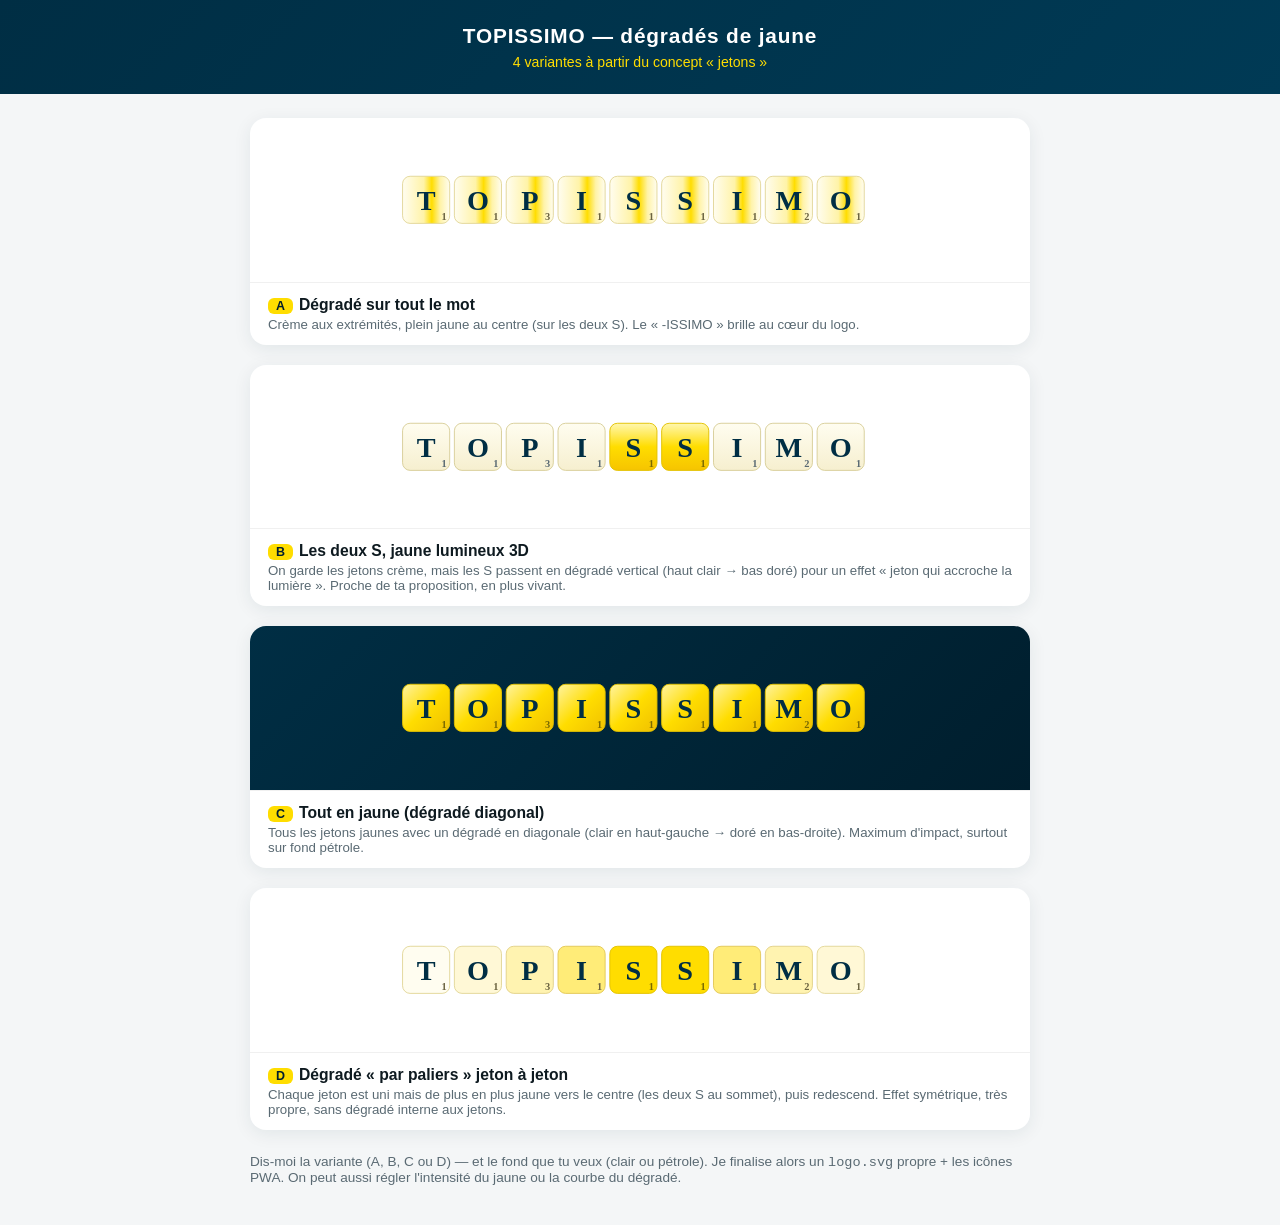
<file: topissimo/logo-topissimo.html>
<!doctype html>
<html lang="fr">
<head>
<meta charset="utf-8">
<meta name="viewport" content="width=device-width,initial-scale=1">
<title>TOPISSIMO — dégradés de jaune</title>
<style>
  body{margin:0;font-family:-apple-system,BlinkMacSystemFont,"Segoe UI",Roboto,sans-serif;
       background:#f4f6f7;color:#0e1a20}
  header{background:linear-gradient(135deg,#002E44,#003a55);color:#fff;padding:24px;text-align:center}
  header h1{margin:0;font-size:1.3rem;letter-spacing:.04em}
  header p{margin:6px 0 0;color:#FFDD00;font-size:.88rem}
  .wrap{max-width:780px;margin:24px auto;padding:0 16px;display:flex;flex-direction:column;gap:20px}
  .card{background:#fff;border-radius:16px;box-shadow:0 4px 18px rgba(0,46,68,.08);overflow:hidden}
  .stage{padding:30px 20px;display:flex;align-items:center;justify-content:center}
  .stage.dark{background:linear-gradient(135deg,#002E44,#001E2D)}
  .meta{padding:13px 18px;border-top:1px solid #f0f0f0}
  .meta h3{margin:0 0 3px;font-size:.98rem}
  .meta p{margin:0;color:#5a6a73;font-size:.83rem}
  .num{display:inline-block;background:#FFDD00;color:#001E2D;font-weight:800;border-radius:6px;
       padding:1px 8px;margin-right:6px;font-size:.78rem}
  svg{max-width:100%;height:auto}
  .note{max-width:780px;margin:0 auto 40px;padding:0 16px;color:#5a6a73;font-size:.85rem}
</style>
</head>
<body>
<header>
  <h1>TOPISSIMO — dégradés de jaune</h1>
  <p>4 variantes à partir du concept « jetons »</p>
</header>

<div class="wrap">

  <!-- VARIANTE A : dégradé horizontal sur tout le mot (crème → jaune) -->
  <div class="card">
    <div class="stage">
      <svg viewBox="0 0 520 110" width="490" aria-label="Dégradé horizontal">
        <defs>
          <linearGradient id="gradA" x1="0" y1="0" x2="1" y2="0">
            <stop offset="0"   stop-color="#fffdf0"/>
            <stop offset="0.45" stop-color="#fff3a8"/>
            <stop offset="0.62" stop-color="#FFDD00"/>
            <stop offset="0.8" stop-color="#fff3a8"/>
            <stop offset="1"   stop-color="#fffdf0"/>
          </linearGradient>
        </defs>
        <g font-family="Georgia,'Times New Roman',serif" font-weight="700">
          <g transform="translate(8,30)"><rect width="50" height="50" rx="8" fill="url(#gradA)" stroke="#e3d79a"/><text x="25" y="36" text-anchor="middle" font-size="30" fill="#002E44">T</text><text x="44" y="46" text-anchor="middle" font-size="11" fill="#6b6340">1</text></g>
          <g transform="translate(63,30)"><rect width="50" height="50" rx="8" fill="url(#gradA)" stroke="#e3d79a"/><text x="25" y="36" text-anchor="middle" font-size="30" fill="#002E44">O</text><text x="44" y="46" text-anchor="middle" font-size="11" fill="#6b6340">1</text></g>
          <g transform="translate(118,30)"><rect width="50" height="50" rx="8" fill="url(#gradA)" stroke="#e3d79a"/><text x="25" y="36" text-anchor="middle" font-size="30" fill="#002E44">P</text><text x="44" y="46" text-anchor="middle" font-size="11" fill="#6b6340">3</text></g>
          <g transform="translate(173,30)"><rect width="50" height="50" rx="8" fill="url(#gradA)" stroke="#e3d79a"/><text x="25" y="36" text-anchor="middle" font-size="30" fill="#002E44">I</text><text x="44" y="46" text-anchor="middle" font-size="11" fill="#6b6340">1</text></g>
          <g transform="translate(228,30)"><rect width="50" height="50" rx="8" fill="url(#gradA)" stroke="#e3d79a"/><text x="25" y="36" text-anchor="middle" font-size="30" fill="#002E44">S</text><text x="44" y="46" text-anchor="middle" font-size="11" fill="#6b6340">1</text></g>
          <g transform="translate(283,30)"><rect width="50" height="50" rx="8" fill="url(#gradA)" stroke="#e3d79a"/><text x="25" y="36" text-anchor="middle" font-size="30" fill="#002E44">S</text><text x="44" y="46" text-anchor="middle" font-size="11" fill="#6b6340">1</text></g>
          <g transform="translate(338,30)"><rect width="50" height="50" rx="8" fill="url(#gradA)" stroke="#e3d79a"/><text x="25" y="36" text-anchor="middle" font-size="30" fill="#002E44">I</text><text x="44" y="46" text-anchor="middle" font-size="11" fill="#6b6340">1</text></g>
          <g transform="translate(393,30)"><rect width="50" height="50" rx="8" fill="url(#gradA)" stroke="#e3d79a"/><text x="25" y="36" text-anchor="middle" font-size="30" fill="#002E44">M</text><text x="44" y="46" text-anchor="middle" font-size="11" fill="#6b6340">2</text></g>
          <g transform="translate(448,30)"><rect width="50" height="50" rx="8" fill="url(#gradA)" stroke="#e3d79a"/><text x="25" y="36" text-anchor="middle" font-size="30" fill="#002E44">O</text><text x="44" y="46" text-anchor="middle" font-size="11" fill="#6b6340">1</text></g>
        </g>
      </svg>
    </div>
    <div class="meta"><h3><span class="num">A</span>Dégradé sur tout le mot</h3>
      <p>Crème aux extrémités, plein jaune au centre (sur les deux S). Le « -ISSIMO » brille au cœur du logo.</p></div>
  </div>

  <!-- VARIANTE B : les 2 S avec dégradé vertical lumineux -->
  <div class="card">
    <div class="stage">
      <svg viewBox="0 0 520 110" width="490" aria-label="S en dégradé vertical">
        <defs>
          <linearGradient id="tileB" x1="0" y1="0" x2="0" y2="1">
            <stop offset="0" stop-color="#fffdf0"/><stop offset="1" stop-color="#f6efcf"/>
          </linearGradient>
          <linearGradient id="gradB" x1="0" y1="0" x2="0" y2="1">
            <stop offset="0" stop-color="#fff7b0"/>
            <stop offset="0.5" stop-color="#FFDD00"/>
            <stop offset="1" stop-color="#f6c400"/>
          </linearGradient>
        </defs>
        <g font-family="Georgia,'Times New Roman',serif" font-weight="700">
          <g transform="translate(8,30)"><rect width="50" height="50" rx="8" fill="url(#tileB)" stroke="#d8cf9a"/><text x="25" y="36" text-anchor="middle" font-size="30" fill="#002E44">T</text><text x="44" y="46" text-anchor="middle" font-size="11" fill="#5a6a73">1</text></g>
          <g transform="translate(63,30)"><rect width="50" height="50" rx="8" fill="url(#tileB)" stroke="#d8cf9a"/><text x="25" y="36" text-anchor="middle" font-size="30" fill="#002E44">O</text><text x="44" y="46" text-anchor="middle" font-size="11" fill="#5a6a73">1</text></g>
          <g transform="translate(118,30)"><rect width="50" height="50" rx="8" fill="url(#tileB)" stroke="#d8cf9a"/><text x="25" y="36" text-anchor="middle" font-size="30" fill="#002E44">P</text><text x="44" y="46" text-anchor="middle" font-size="11" fill="#5a6a73">3</text></g>
          <g transform="translate(173,30)"><rect width="50" height="50" rx="8" fill="url(#tileB)" stroke="#d8cf9a"/><text x="25" y="36" text-anchor="middle" font-size="30" fill="#002E44">I</text><text x="44" y="46" text-anchor="middle" font-size="11" fill="#5a6a73">1</text></g>
          <g transform="translate(228,30)"><rect width="50" height="50" rx="8" fill="url(#gradB)" stroke="#e3c200"/><text x="25" y="36" text-anchor="middle" font-size="30" fill="#002E44">S</text><text x="44" y="46" text-anchor="middle" font-size="11" fill="#7a6a00">1</text></g>
          <g transform="translate(283,30)"><rect width="50" height="50" rx="8" fill="url(#gradB)" stroke="#e3c200"/><text x="25" y="36" text-anchor="middle" font-size="30" fill="#002E44">S</text><text x="44" y="46" text-anchor="middle" font-size="11" fill="#7a6a00">1</text></g>
          <g transform="translate(338,30)"><rect width="50" height="50" rx="8" fill="url(#tileB)" stroke="#d8cf9a"/><text x="25" y="36" text-anchor="middle" font-size="30" fill="#002E44">I</text><text x="44" y="46" text-anchor="middle" font-size="11" fill="#5a6a73">1</text></g>
          <g transform="translate(393,30)"><rect width="50" height="50" rx="8" fill="url(#tileB)" stroke="#d8cf9a"/><text x="25" y="36" text-anchor="middle" font-size="30" fill="#002E44">M</text><text x="44" y="46" text-anchor="middle" font-size="11" fill="#5a6a73">2</text></g>
          <g transform="translate(448,30)"><rect width="50" height="50" rx="8" fill="url(#tileB)" stroke="#d8cf9a"/><text x="25" y="36" text-anchor="middle" font-size="30" fill="#002E44">O</text><text x="44" y="46" text-anchor="middle" font-size="11" fill="#5a6a73">1</text></g>
        </g>
      </svg>
    </div>
    <div class="meta"><h3><span class="num">B</span>Les deux S, jaune lumineux 3D</h3>
      <p>On garde les jetons crème, mais les S passent en dégradé vertical (haut clair → bas doré) pour un effet « jeton qui accroche la lumière ». Proche de ta proposition, en plus vivant.</p></div>
  </div>

  <!-- VARIANTE C : tous les jetons jaunes, dégradé diagonal -->
  <div class="card">
    <div class="stage dark">
      <svg viewBox="0 0 520 110" width="490" aria-label="Tout jaune dégradé diagonal">
        <defs>
          <linearGradient id="gradC" x1="0" y1="0" x2="1" y2="1">
            <stop offset="0" stop-color="#fff3a0"/>
            <stop offset="0.5" stop-color="#FFDD00"/>
            <stop offset="1" stop-color="#f0c000"/>
          </linearGradient>
        </defs>
        <g font-family="Georgia,'Times New Roman',serif" font-weight="700">
          <g transform="translate(8,30)"><rect width="50" height="50" rx="8" fill="url(#gradC)" stroke="#e3c200"/><text x="25" y="36" text-anchor="middle" font-size="30" fill="#002E44">T</text><text x="44" y="46" text-anchor="middle" font-size="11" fill="#7a6a00">1</text></g>
          <g transform="translate(63,30)"><rect width="50" height="50" rx="8" fill="url(#gradC)" stroke="#e3c200"/><text x="25" y="36" text-anchor="middle" font-size="30" fill="#002E44">O</text><text x="44" y="46" text-anchor="middle" font-size="11" fill="#7a6a00">1</text></g>
          <g transform="translate(118,30)"><rect width="50" height="50" rx="8" fill="url(#gradC)" stroke="#e3c200"/><text x="25" y="36" text-anchor="middle" font-size="30" fill="#002E44">P</text><text x="44" y="46" text-anchor="middle" font-size="11" fill="#7a6a00">3</text></g>
          <g transform="translate(173,30)"><rect width="50" height="50" rx="8" fill="url(#gradC)" stroke="#e3c200"/><text x="25" y="36" text-anchor="middle" font-size="30" fill="#002E44">I</text><text x="44" y="46" text-anchor="middle" font-size="11" fill="#7a6a00">1</text></g>
          <g transform="translate(228,30)"><rect width="50" height="50" rx="8" fill="url(#gradC)" stroke="#e3c200"/><text x="25" y="36" text-anchor="middle" font-size="30" fill="#002E44">S</text><text x="44" y="46" text-anchor="middle" font-size="11" fill="#7a6a00">1</text></g>
          <g transform="translate(283,30)"><rect width="50" height="50" rx="8" fill="url(#gradC)" stroke="#e3c200"/><text x="25" y="36" text-anchor="middle" font-size="30" fill="#002E44">S</text><text x="44" y="46" text-anchor="middle" font-size="11" fill="#7a6a00">1</text></g>
          <g transform="translate(338,30)"><rect width="50" height="50" rx="8" fill="url(#gradC)" stroke="#e3c200"/><text x="25" y="36" text-anchor="middle" font-size="30" fill="#002E44">I</text><text x="44" y="46" text-anchor="middle" font-size="11" fill="#7a6a00">1</text></g>
          <g transform="translate(393,30)"><rect width="50" height="50" rx="8" fill="url(#gradC)" stroke="#e3c200"/><text x="25" y="36" text-anchor="middle" font-size="30" fill="#002E44">M</text><text x="44" y="46" text-anchor="middle" font-size="11" fill="#7a6a00">2</text></g>
          <g transform="translate(448,30)"><rect width="50" height="50" rx="8" fill="url(#gradC)" stroke="#e3c200"/><text x="25" y="36" text-anchor="middle" font-size="30" fill="#002E44">O</text><text x="44" y="46" text-anchor="middle" font-size="11" fill="#7a6a00">1</text></g>
        </g>
      </svg>
    </div>
    <div class="meta"><h3><span class="num">C</span>Tout en jaune (dégradé diagonal)</h3>
      <p>Tous les jetons jaunes avec un dégradé en diagonale (clair en haut-gauche → doré en bas-droite). Maximum d'impact, surtout sur fond pétrole.</p></div>
  </div>

  <!-- VARIANTE D : dégradé progressif gauche→droite jeton par jeton -->
  <div class="card">
    <div class="stage">
      <svg viewBox="0 0 520 110" width="490" aria-label="Dégradé progressif par jeton">
        <g font-family="Georgia,'Times New Roman',serif" font-weight="700">
          <g transform="translate(8,30)"><rect width="50" height="50" rx="8" fill="#fffdf0" stroke="#e3d79a"/><text x="25" y="36" text-anchor="middle" font-size="30" fill="#002E44">T</text><text x="44" y="46" text-anchor="middle" font-size="11" fill="#6b6340">1</text></g>
          <g transform="translate(63,30)"><rect width="50" height="50" rx="8" fill="#fff8d6" stroke="#e3d79a"/><text x="25" y="36" text-anchor="middle" font-size="30" fill="#002E44">O</text><text x="44" y="46" text-anchor="middle" font-size="11" fill="#6b6340">1</text></g>
          <g transform="translate(118,30)"><rect width="50" height="50" rx="8" fill="#fff3b0" stroke="#e3d28a"/><text x="25" y="36" text-anchor="middle" font-size="30" fill="#002E44">P</text><text x="44" y="46" text-anchor="middle" font-size="11" fill="#6b6340">3</text></g>
          <g transform="translate(173,30)"><rect width="50" height="50" rx="8" fill="#ffec78" stroke="#e3c85a"/><text x="25" y="36" text-anchor="middle" font-size="30" fill="#002E44">I</text><text x="44" y="46" text-anchor="middle" font-size="11" fill="#6b6340">1</text></g>
          <g transform="translate(228,30)"><rect width="50" height="50" rx="8" fill="#FFDD00" stroke="#e3c200"/><text x="25" y="36" text-anchor="middle" font-size="30" fill="#002E44">S</text><text x="44" y="46" text-anchor="middle" font-size="11" fill="#7a6a00">1</text></g>
          <g transform="translate(283,30)"><rect width="50" height="50" rx="8" fill="#FFDD00" stroke="#e3c200"/><text x="25" y="36" text-anchor="middle" font-size="30" fill="#002E44">S</text><text x="44" y="46" text-anchor="middle" font-size="11" fill="#7a6a00">1</text></g>
          <g transform="translate(338,30)"><rect width="50" height="50" rx="8" fill="#ffec78" stroke="#e3c85a"/><text x="25" y="36" text-anchor="middle" font-size="30" fill="#002E44">I</text><text x="44" y="46" text-anchor="middle" font-size="11" fill="#6b6340">1</text></g>
          <g transform="translate(393,30)"><rect width="50" height="50" rx="8" fill="#fff3b0" stroke="#e3d28a"/><text x="25" y="36" text-anchor="middle" font-size="30" fill="#002E44">M</text><text x="44" y="46" text-anchor="middle" font-size="11" fill="#6b6340">2</text></g>
          <g transform="translate(448,30)"><rect width="50" height="50" rx="8" fill="#fff8d6" stroke="#e3d79a"/><text x="25" y="36" text-anchor="middle" font-size="30" fill="#002E44">O</text><text x="44" y="46" text-anchor="middle" font-size="11" fill="#6b6340">1</text></g>
        </g>
      </svg>
    </div>
    <div class="meta"><h3><span class="num">D</span>Dégradé « par paliers » jeton à jeton</h3>
      <p>Chaque jeton est uni mais de plus en plus jaune vers le centre (les deux S au sommet), puis redescend. Effet symétrique, très propre, sans dégradé interne aux jetons.</p></div>
  </div>

</div>

<p class="note">Dis-moi la variante (A, B, C ou D) — et le fond que tu veux (clair ou pétrole). Je finalise alors un <code>logo.svg</code> propre + les icônes PWA. On peut aussi régler l'intensité du jaune ou la courbe du dégradé.</p>

</body>
</html>
</file>
